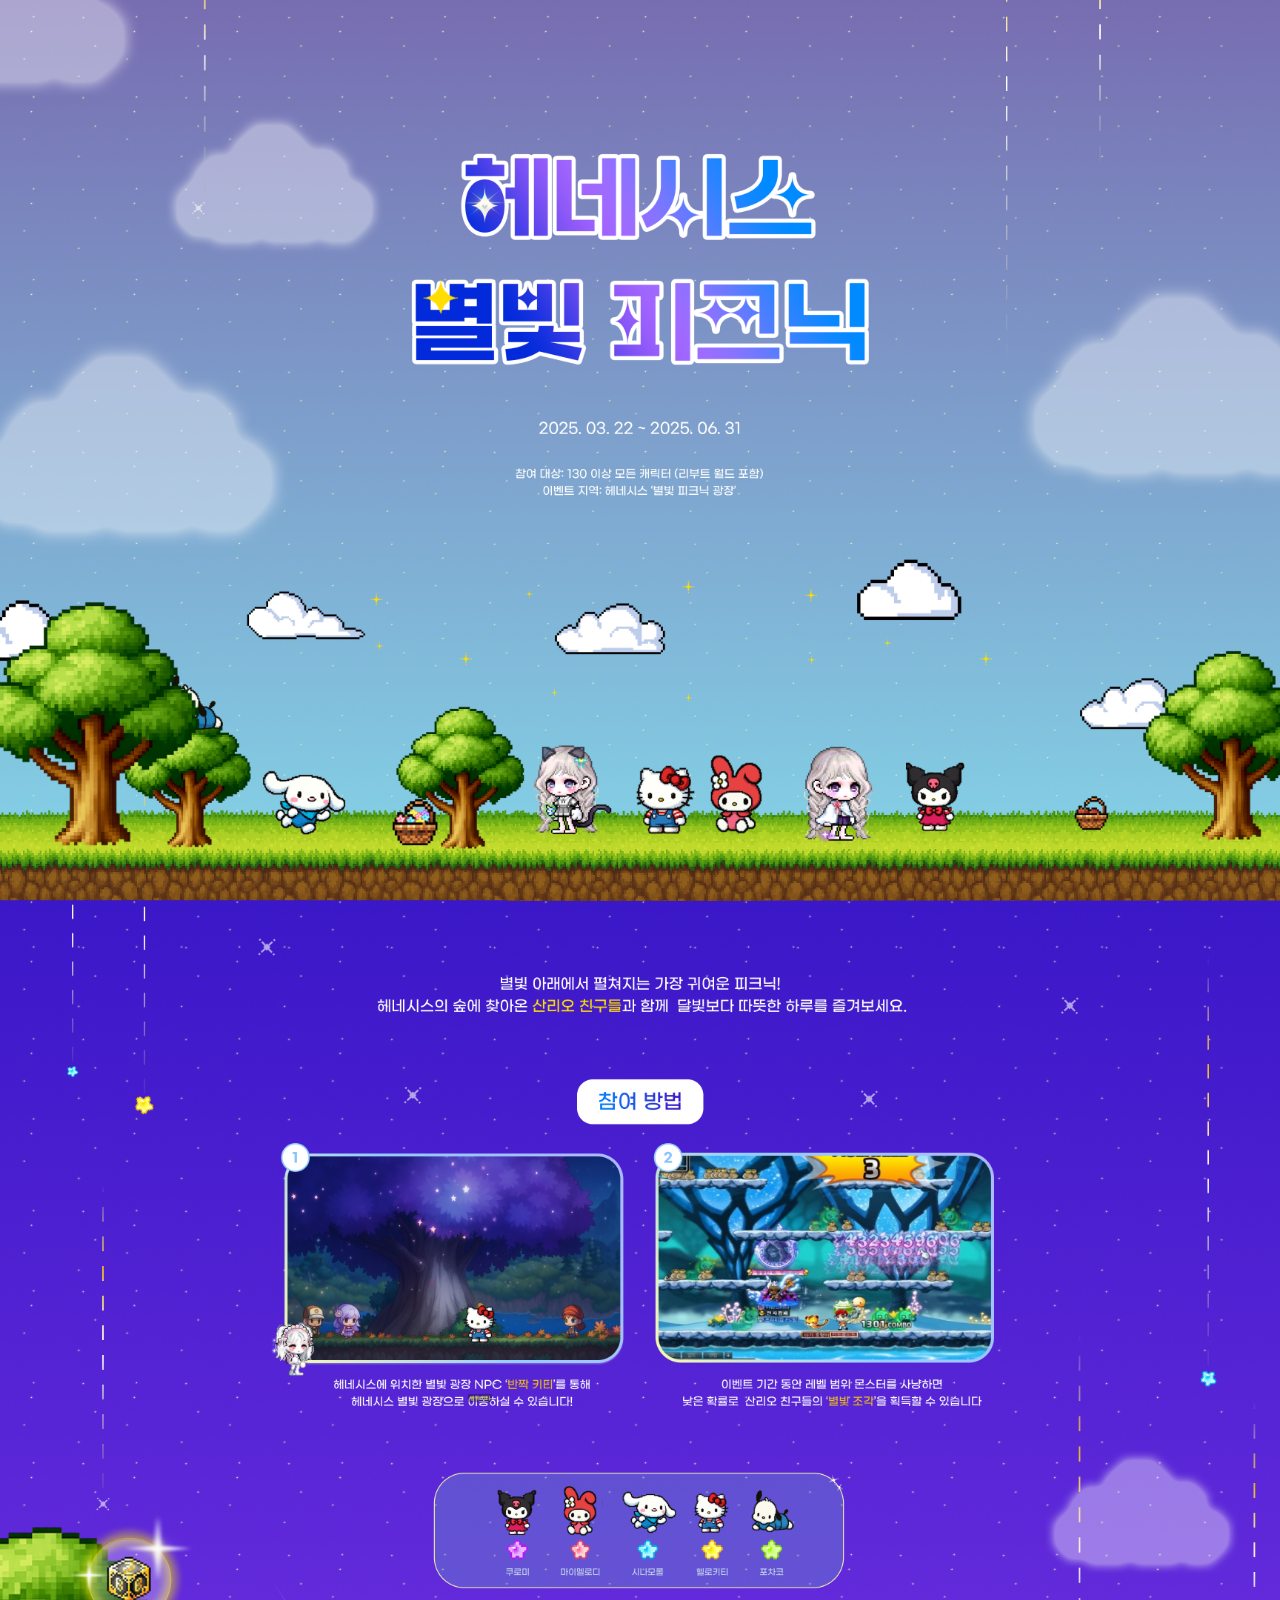
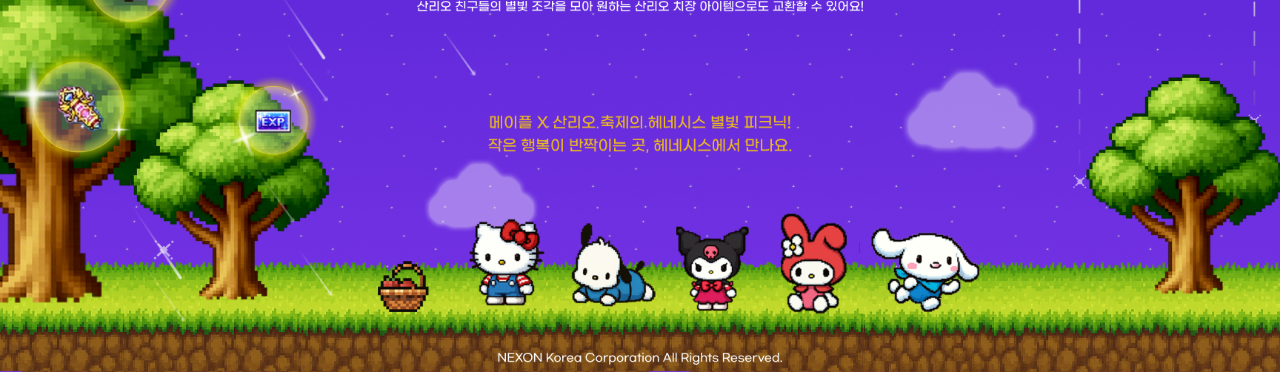
<file: MapleStory.html>
<!DOCTYPE html>
<html lang="ko">
  <head>
    <meta charset="UTF-8" />
    <meta name="viewport" content="width=device-width, initial-scale=1.0" />
    <title>MapleStory</title>
    <style>
      html,
      body {
        min-height: 100vh;
        margin: 0;
        padding: 0;
      }
      body {
        min-width: 100vw;
        min-height: 100vh;
        width: auto;
        height: auto;
        overflow: auto;
        margin: 0;
        padding: 0;
        background: #000;
      }
      figure {
        min-width: 100vw;
        min-height: 100vh;
        width: auto;
        height: auto;
        margin: 0;
        display: flex;
        align-items: center;
        justify-content: center;
      }
      figure img {
        min-width: 100vw;
        min-height: 100vh;
        width: auto;
        height: auto;
        max-width: 100%;
        max-height: 100%;
        object-fit: cover;
        display: block;
      }
    </style>
  </head>
  <body>
    <figure>
      <img src="./page/maplestory.png" alt="" />
    </figure>
  </body>
</html>
</file>
